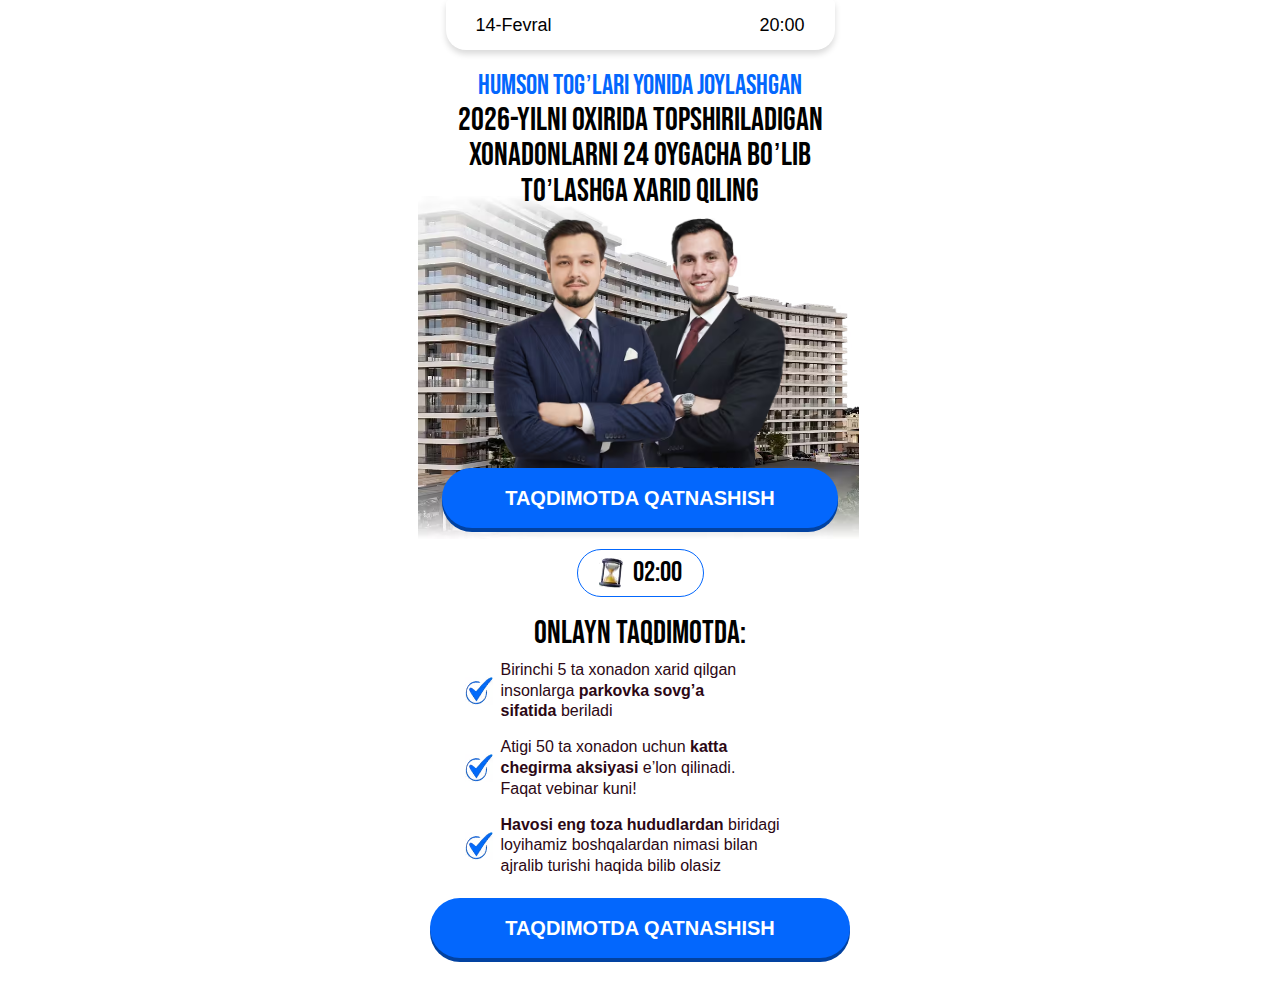
<file: index.html>
<!DOCTYPE html>
<html lang="uz">

<head>
    <meta charset="UTF-8">
    <meta name="viewport" content="width=device-width, initial-scale=1.0">
    <title>Shakhzod Qurilish</title>
    <style>
* {margin: 0;padding: 0;box-sizing: border-box;}html, body {overflow-x: hidden;}body {background-color: white;}.container {max-width: 440px;width: 100%;margin: 0 auto;padding: 0 10px;padding-top: 0;display: flex;flex-direction: column;align-items: center;font-family: sans-serif;}.header {width: 100%;background-color: white;box-shadow: 0px 4px 6.6px 0px #00000026;border-radius: 4px 4px 20px 20px;padding: 16px 30px;display: flex;align-items: center;justify-content: space-between;gap: 12px;margin-bottom: 17px;min-width: 313px;max-width: 389px;}.header__box {display: flex;align-items: center;gap: 8px;}.header__text {font-family: Inter, sans-serif;color: #000;font-weight: 500;font-size: 18px;line-height: 100%;text-wrap: nowrap;}.header__time {font-family: Inter, sans-serif;font-weight: 500;font-size: 18px;line-height: 100%;text-align: center;}.title {font-family: "Bebas Neue", sans-serif;font-weight: 400;font-size: clamp(26px, 8vw, 32px);line-height: 110%;text-align: center;text-transform: uppercase;position: relative;z-index: 2;margin-bottom: 7px;}.title span {font-size: clamp(23px, 7vw, 28px);color: #0367FD;}.center {position: relative;width: 100%;display: flex;align-items: center;justify-content: center;}.speaker-main {position: relative;width: 100%;padding: 0 12px;padding-top: 22px;margin-top: -20px;}.speaker-main_bg {position: absolute;z-index: 0;top: 0;left: -12px;width: 105%;height: 100%;}.expert__img {object-fit: contain;max-width: clamp(270px, 84vw, 297px);width: 100%;height: auto;margin: auto;display: block;margin-bottom: -4px;position: relative;z-index: 1;}.event__btn {cursor: pointer;width: 100%;text-decoration: none;display: flex;align-items: center;justify-content: center;border: none;background-color: transparent;position: relative;background-color: #0367FD;box-shadow: 0px 4px 0px 0px #0242A1;border-radius: 50px;padding: 20px 0;z-index: 20;font-family: Inter, sans-serif;color: white;font-weight: 700;font-size: clamp(18px, 5vw, 20px);line-height: 100%;text-align: center;text-transform: uppercase;}.timer__box {display: flex;align-items: center;gap: 10px;border: 1px solid #0367FD;margin-top: 10px;margin-bottom: 21px;border-radius: 33px;padding: 8px 21px;}.timer {font-family: "Bebas Neue", sans-serif;font-weight: 400;font-size: 28px;line-height: 100%;text-transform: uppercase;}
    </style>
    <link rel="stylesheet" href="./css/main.css" media="print" onload="this.media='all'" />
    <noscript>
        <link rel="stylesheet" href="./css/main.css" />
    </noscript>
</head>

<body>
    <div class="wrapper">
        <div class="container">
            <div class="header">
                <div class="header__box">
                    <p class="header__text">
                        14-Fevral
                    </p>
                </div>
                <p class="header__time">20:00</p>
            </div>

            <h1 class="title">
                <span>Humson tog’lari yonida joylashgan</span> <br> 2026-yilni oxirida topshiriladigan xonadonlarni 24
                oygacha bo’lib to’lashga xarid qiling
            </h1>
            <div class="speaker-main">
                <img src="./images/speaker.avif" alt="Speaker rasmi" class="expert__img minifyImg" decoding="async"
                    loading="lazy" width="297" height="296">

                <img src="./images/speaker-bg.avif" alt="Speaker bg" class="speaker-main_bg" decoding="async"
                    loading="lazy" width="387" height="342">
                    <button class="event__btn registerBtn" style="margin-bottom: 11px;">Taqdimotda qatnashish</button>
                </div>

            <div class="timer__box">
                <img src="./images/time.avif" loading="lazy" decoding="async" width="24" height="30" alt="time">
                <p class="timer" id="timer">02:00</p>
            </div>

            <h2 class="event__list__title">onlayn taqdimotda:</h2>
            <ul class="event__list">
                <li class="event__list__item">
                    <div class="event__list__item__number">
                        <img src="./images/check.avif" alt="check" width="28" height="28" decoding="async"
                            loading="lazy">
                    </div>
                    <p class="event__list__item__text">
                        Birinchi 5 ta xonadon xarid qilgan <br> insonlarga <span>parkovka sovg’a <br> sifatida</span>
                        beriladi
                    </p>
                </li>
                <li class="event__list__item">
                    <div class="event__list__item__number">
                        <img src="./images/check.avif" alt="check" width="28" height="28" decoding="async"
                            loading="lazy">
                    </div>
                    <p class="event__list__item__text">
                        Atigi 50 ta xonadon uchun <span>katta <br> chegirma aksiyasi</span> e’lon qilinadi. <br> Faqat
                        vebinar kuni!
                    </p>
                </li>
                <li class="event__list__item">
                    <div class="event__list__item__number">
                        <img src="./images/check.avif" alt="check" width="28" height="28" decoding="async"
                            loading="lazy">
                    </div>
                    <p class="event__list__item__text">
                        <span>Havosi eng toza hududlardan</span> biridagi loyihamiz boshqalardan nimasi bilan <br>
                        ajralib
                        turishi haqida bilib olasiz
                    </p>
                </li>
            </ul>

            <button class="event__btn registerBtn" style="margin-bottom: 30px;">Taqdimotda qatnashish</button>
        </div>
    </div>

    <!-- Modal -->
    <div id="registrationModal" class="homeModal" style="display: none">
        <div class="homeModalOverlay"></div>
        <div class="homeFormContainer">
            <button class="closeButton" id="closeModalBtn" aria-label="Modalni yopish" title="Yopish">
                <svg xmlns="http://www.w3.org/2000/svg" width="16" height="16" viewBox="0 0 12 12" fill="none">
                    <path d="M1 11L11 1M1 1.00001L11 11" stroke="currentColor" stroke-width="1.5"
                        stroke-linecap="round" />
                </svg>
            </button>
            <div class="homeFormTop">
                <h1 class="homeFormTopTitle">
                    Bepul qatnashish uchun ma'lumotlaringizni kiriting!
                </h1>
            </div>
            <form id="registrationForm" name="contact-form">

                <!-- TELEFON -->
                <div class="HomeFormRow">
                    <label class="HomeFormRowLabel" for="phone">Telefon raqamingiz:</label>

                    <div class="phone-input-container">
                        <!-- LEFT: country -->
                        <button type="button" class="selected-country" id="selectedCountry">
                            <span class="selected-flag" id="selectedCountryFlag">🇺🇿</span>

                            <svg id="dropdownIcon" xmlns="http://www.w3.org/2000/svg" width="16" height="16"
                                viewBox="0 0 24 24" fill="none" stroke="currentColor" stroke-width="2"
                                stroke-linecap="round" stroke-linejoin="round">
                                <polyline points="6 9 12 15 18 9"></polyline>
                            </svg>
                            <span class="selected-code" id="selectedCountryCodeText">+998</span>
                        </button>

                        <!-- dropdown -->
                        <div class="country-dropdown" id="countryDropdown" style="display:none"></div>

                        <!-- RIGHT: phone input (number span inside) -->
                        <div class="phone-field">
                            <input class="HomeFormRowInput phone-input" type="tel" id="phone" name="phone"
                                inputmode="numeric" placeholder="88 888 88 88" autocomplete="tel"
                                style="border: none; background-color: transparent;padding-left: 5px;" />
                        </div>
                    </div>

                    <p class="homeFormErrorText" id="phoneError" style="display:none">
                        ❌ Telefon raqam mos emas!
                    </p>
                </div>

                <button type="submit" class="HomeFormBtn" id="submitBtn">
                    DAVOM ETISH
                </button>
            </form>

        </div>
    </div>

    <script defer src="./js/phoneFormatter.js"></script>
    <script defer src="./js/app.js"></script>
</body>

</html>
</file>
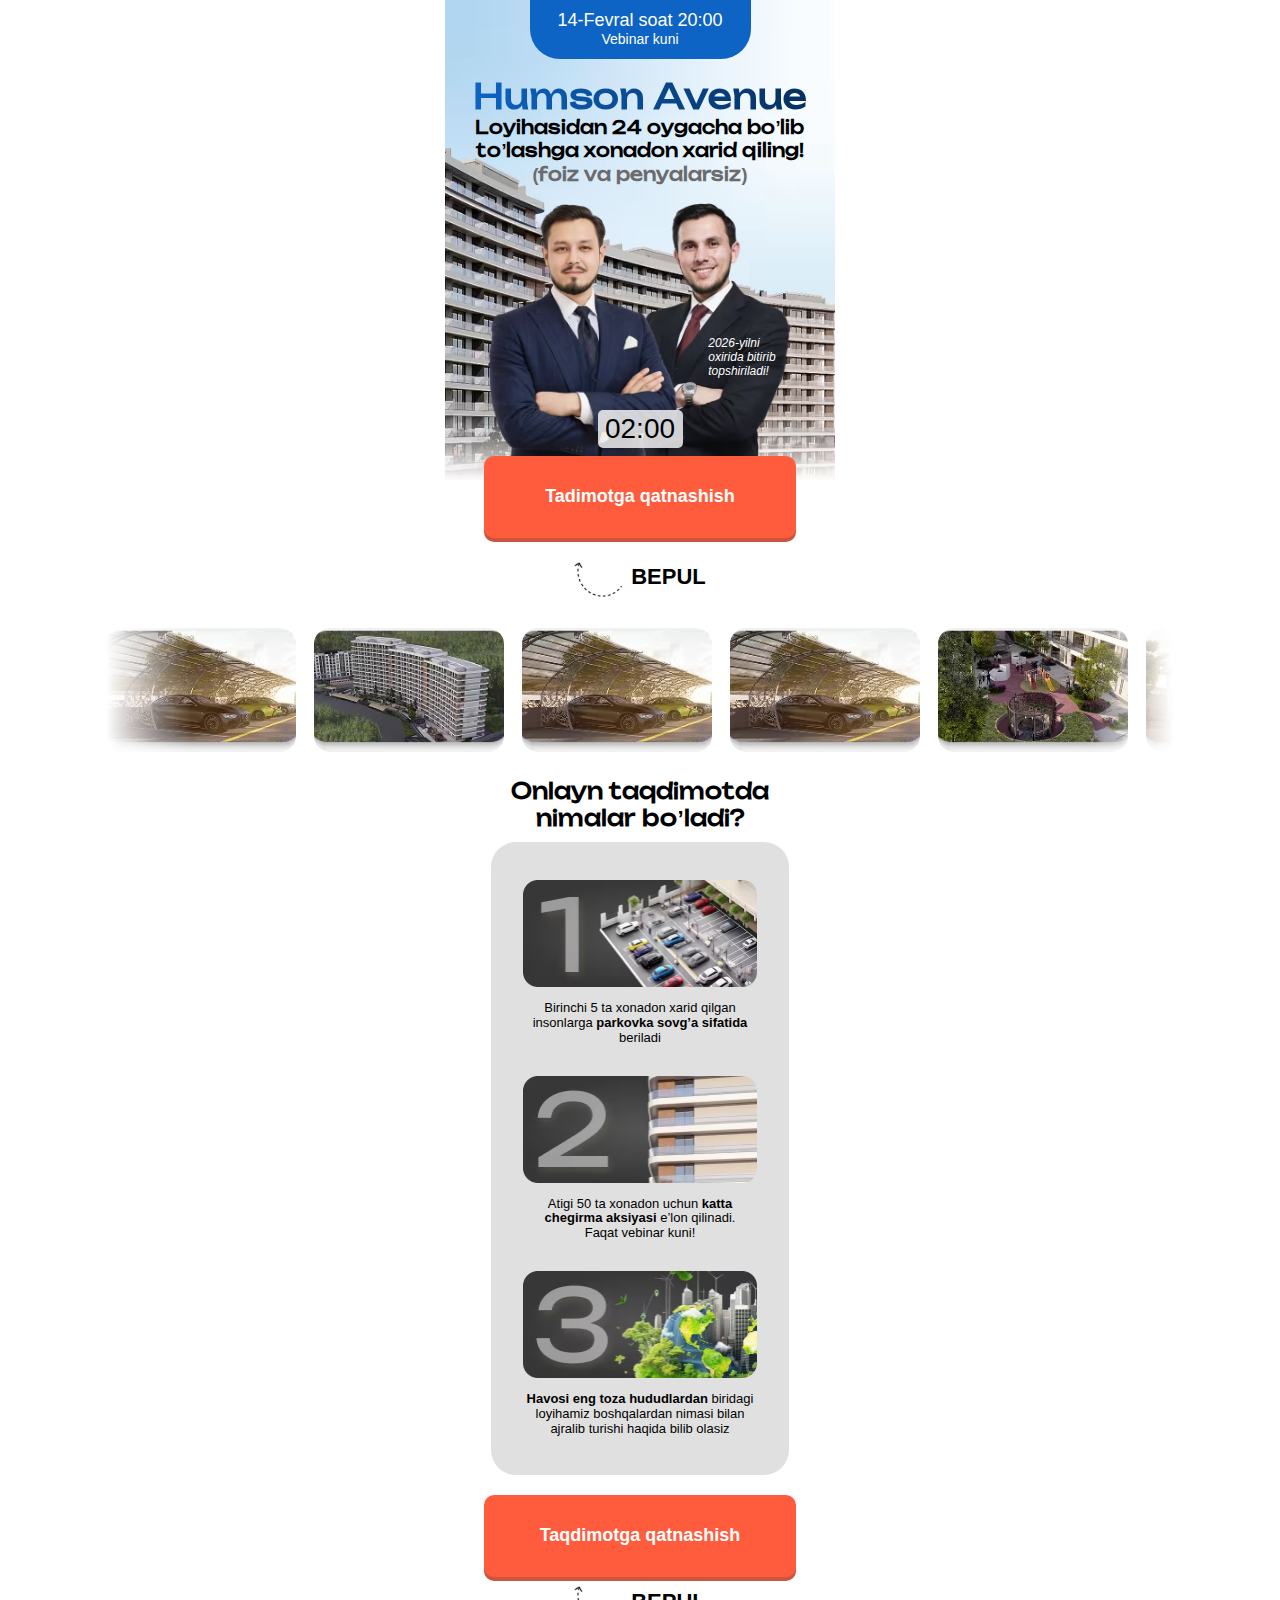
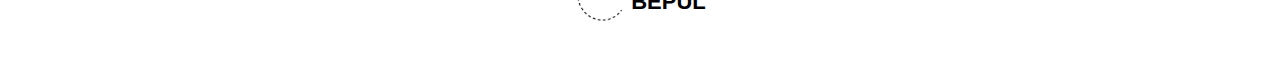
<file: a/index.html>
<!DOCTYPE html>
<html lang="uz">

<head>
    <meta charset="UTF-8" />
    <meta name="viewport" content="width=device-width, initial-scale=1.0" />
    <title>Shakhzod Qurilish</title>
    <style>
* {margin: 0;padding: 0;box-sizing: border-box;}body, html {overflow-x: hidden;}.page {background-color: white;padding-bottom: 48px;color: #fff;}.landing__container {max-width: 390px;width: 100%;display: flex;flex-direction: column;align-items: center;justify-content: center;margin: 0 auto;}.header {max-width: 221px;width: 100%;background-color: #0D64C4;color: white;display: flex;flex-direction: column;align-items: center;border-radius: 0 0 30px 30px;padding: 11px;margin-bottom: 18px;}.header__dates {font-family: Kuunari, sans-serif;font-weight: 500;font-size: 18px;line-height: 100%;text-align: center;margin-bottom: 3px;}.header__subtitle {font-family: sans-serif;font-weight: 400;font-size: 14px;line-height: 114.99999999999999%;text-align: center;}.timer__value {font-family: Kuunari, sans-serif;font-weight: 700;font-size: 30px;line-height: 21.7px;text-align: center;margin-bottom: 12px;}.landing__hero {width: 100%;position: relative;overflow-x: hidden;display: flex;flex-direction: column;align-items: center;padding: 0 10px;}.hero__title {font-family: "FindSans Pro", sans-serif;font-weight: 700;font-size: clamp(30px, 9.2vw, 34px);line-height: 114%;text-align: center;background: linear-gradient(90deg, #0D64C4 0%, #06305E 100%);background-clip: text;-webkit-background-clip: text;color: transparent;}.hero__title span {color: #FFDFA0;}.hero-desc {font-family: "FindSans Pro", sans-serif;font-weight: 700;font-size: clamp(14px, 5vw, 18px);color: #000;line-height: 130%;text-align: center;}.hero-desc span {color: #6B6B6B;}.hero__decor-bg {position: absolute;width: 100%;height: 100%;inset: 0;z-index: -2;}.hero__person-img {object-fit: contain;}.cta__button {background: #FF5C3E;box-shadow: 0px 4px 0px 0px #CB553F;padding: 30px 0;border: none;border-radius: 10px;width: 100%;display: flex;justify-content: center;cursor: pointer;text-decoration: none;position: relative;z-index: 20;margin-bottom: 15px;}.cta__button-text {font-family: FindSansPro, sans-serif;font-weight: 600;font-size: 18px;line-height: 21.7px;text-align: center;color: white;}.webinar-banner__arrow {display: flex;align-items: center;justify-content: center;gap: 7px;}.webinar-banner__arrow h3 {font-family: Montserrat, sans-serif;font-weight: 600;font-size: 22px;line-height: 120%;text-align: center;text-transform: uppercase;}.learn__title {font-family: "FindSans Pro", sans-serif;color: #000000;text-align: center;margin-bottom: 10px;}.learn__list {max-width: 298px;width: 100%;background-color: #E0E0E0;color: #000;border-radius: 25px;margin-bottom: 20px;padding: 38px 32px;display: flex;flex-direction: column;gap: 30px;}.learn__item, .learn__img {width: 100%;}.learn__text {font-family: sans-serif;font-weight: 400;font-size: 13px;line-height: 115%;text-align: center;margin-top: 10px;}.reviews {padding: 25px 0;}.reviews__container {width: min(1100px, 100%);margin: 0 auto;padding: 0 16px;}.reviews__cta {margin: 14px 0 0;font-size: clamp(14px, 2.8vw, 18px);font-weight: 700;}.marquee {overflow: hidden;position: relative;border-radius: 14px;-webkit-mask-image: linear-gradient(to right, transparent, #000 8%, #000 92%, transparent);mask-image: linear-gradient(to right, transparent, #000 8%, #000 92%, transparent);}.marquee__track {--gap: clamp(10px, 2vw, 18px);--duration: 55s;display: flex;gap: var(--gap);width: max-content;align-items: center;animation: marquee var(--duration) linear infinite;will-change: transform;transform: translate3d(0, 0, 0);}.marquee:hover .marquee__track {animation-play-state: paused;}.marquee__item {flex: 0 0 auto;width: clamp(190px, 22vw, 22px);height: 124px;border-radius: 16px;overflow: hidden;background: #f2f2f2;}.marquee__item img {width: 100%;height: 100%;object-fit: cover;display: block;}.expert-desc {font-family: sans-serif;position: absolute;z-index: 1;top: 70%;right: 12%;color: white;width: 100%;max-width: 80px;font-size: 12px;font-style: italic;}.timer__box {position: relative;z-index: 2;background-color: #FFFFFFCC;margin-top: -70px;border-radius: 5px;margin-bottom: 8px;margin-left: auto;margin-right: auto;padding: 5px;max-width: 85px;}.timer {font-family: "Bebas Neue", sans-serif;font-weight: 500;font-size: 28px;line-height: 100%;color: #000;text-align: center;text-transform: uppercase;}@keyframes marquee {from {transform: translate3d(0, 0, 0);}to {transform: translate3d(-50%, 0, 0);}}@media (prefers-reduced-motion: reduce) {.marquee__track {animation: none;}}
    </style>
    <link rel="stylesheet" href="./css/main.css" media="print" onload="this.media='all'" />
    <noscript>
        <link rel="stylesheet" href="./css/main.css" />
    </noscript>
</head>

<body class="page">
    <main class="landing">
        <div class="landing__container">
            <!-- Title -->
            <section class="landing__hero hero">
                <!-- Top badge -->
                <header class="landing__header header">
                    <div class="header__badge">
                        <div class="header__dates">14-Fevral soat 20:00</div>
                        <div class="header__subtitle">Vebinar kuni</div>
                    </div>
                </header>

                <h1 class="hero__title">
                    Humson Avenue
                </h1>

                <p class="hero-desc">
                    Loyihasidan 24 oygacha bo’lib <br> to’lashga xonadon xarid qiling! <br>
                    <span>
                        (foiz va penyalarsiz)
                    </span>
                </p>

                <img class="hero__person-img" src="/images/speaker.avif" alt="Spiker" width="305" height="294"
                    loading="lazy" decoding="async" />

                <img class="hero__decor-bg" src="./images/bg.avif" alt="bg" loading="lazy" decoding="async" />

                <p class="expert-desc">
                    2026-yilni oxirida bitirib topshiriladi!
                </p>
            </section>


            <div style="width: 100%; max-width: 312px;">
                <div class="timer__box">
                    <p class="timer" id="timer">02:00</p>
                </div>
                <!-- CTA -->
                <button class="cta__button registerBtn" role="button">
                    <span class="cta__button-text">Tadimotga qatnashish</span>
                </button>
                <div class="webinar-banner__arrow">
                    <img src="./images/arrow.avif" loading="lazy" decoding="async" width="50" height="50" alt="arrow">
                    <h3 style="color: #000;">BEPUL</h3>
                </div>
            </div>

            <section class="reviews">
                <div class="reviews__container">
                    <div class="marquee" aria-label="O‘quvchilar fikrlari skrinlari">
                        <div class="marquee__track">
                            <!-- 1-PART (original) -->
                            <div class="marquee__item"><img src="./images/reviews/1.avif" alt="Review 1" /></div>
                            <div class="marquee__item"><img src="./images/reviews/2.avif" alt="Review 2" /></div>
                            <div class="marquee__item"><img src="./images/reviews/1.avif" alt="Review 3" /></div>
                            <div class="marquee__item"><img src="./images/reviews/1.avif" alt="Review 4" /></div>
                            <div class="marquee__item"><img src="./images/reviews/4.avif" alt="Review 5" /></div>
                            <div class="marquee__item"><img src="./images/reviews/5.avif" alt="Review 6" /></div>

                            <!-- 2-PART (copy) - uzilmasligi uchun shart -->
                            <div class="marquee__item"><img src="./images/reviews/1.avif" alt="Review 1" /></div>
                            <div class="marquee__item"><img src="./images/reviews/2.avif" alt="Review 2" /></div>
                            <div class="marquee__item"><img src="./images/reviews/1.avif" alt="Review 3" /></div>
                            <div class="marquee__item"><img src="./images/reviews/1.avif" alt="Review 4" /></div>
                            <div class="marquee__item"><img src="./images/reviews/4.avif" alt="Review 5" /></div>
                            <div class="marquee__item"><img src="./images/reviews/5.avif" alt="Review 6" /></div>

                        </div>
                    </div>
                </div>
            </section>


            <!-- What you'll learn -->
            <h2 class="learn__title" style="font-size: clamp(16px, 7vw, 22px);">
                Onlayn taqdimotda <br> nimalar bo’ladi?
            </h2>

            <div class="learn__list">

                <article class="learn__item">
                    <img class="learn__img" src="./images/list1.avif" alt="Qarz va kreditlardan qutulish" width="235"
                        height="107" loading="lazy" decoding="async" />
                    <p class="learn__text">
                        Birinchi 5 ta xonadon xarid qilgan <br> insonlarga <b>parkovka sovg’a sifatida</b> beriladi
                    </p>
                </article>

                <article class="learn__item">
                    <img class="learn__img" src="./images/list2.avif" alt="Qo‘shimcha pul yig‘ish" width="235"
                        height="107" loading="lazy" decoding="async" />
                    <p class="learn__text">
                        Atigi 50 ta xonadon uchun <b>katta <br> chegirma aksiyasi</b> e’lon qilinadi. <br> Faqat vebinar
                        kuni!
                    </p>
                </article>

                <article class="learn__item">
                    <img class="learn__img" src="./images/list3.avif" alt="Daromadni oshirish" width="235" height="107"
                        loading="lazy" decoding="async" />
                    <p class="learn__text">
                        <b>Havosi eng toza hududlardan</b> biridagi <br> loyihamiz boshqalardan nimasi bilan <br>
                        ajralib turishi haqida
                        bilib olasiz
                    </p>
                </article>

            </div>

            <!-- Bottom CTA -->
            <button class="cta__button registerBtn" style="max-width: 312px; margin: 0px auto;" role="button">
                <span class="cta__button-text">Taqdimotga qatnashish</span>
            </button>

            <div class="webinar-banner__arrow">
                <img src="./images/arrow.avif" loading="lazy" decoding="async" width="50" height="50" alt="arrow">
                <h3 style="color: #000;">BEPUL</h3>
            </div>
        </div>
    </main>

    <!-- Modal -->
    <div id="registrationModal" class="homeModal" style="display: none">
        <div class="homeModalOverlay"></div>
        <div class="homeFormContainer">
            <button class="closeButton" id="closeModalBtn" aria-label="Modalni yopish" title="Yopish">
                <svg xmlns="http://www.w3.org/2000/svg" width="16" height="16" viewBox="0 0 12 12" fill="none">
                    <path d="M1 11L11 1M1 1.00001L11 11" stroke="currentColor" stroke-width="1.5"
                        stroke-linecap="round" />
                </svg>
            </button>
            <div class="homeFormTop">
                <h1 class="homeFormTopTitle">
                    Bepul qatnashish uchun ma'lumotlaringizni kiriting!
                </h1>
            </div>
            <form id="registrationForm" name="contact-form">

                <!-- TELEFON -->
                <div class="HomeFormRow">
                    <label class="HomeFormRowLabel" for="phone">Telefon raqamingiz:</label>

                    <div class="phone-input-container">
                        <!-- LEFT: country -->
                        <button type="button" class="selected-country" id="selectedCountry">
                            <span class="selected-flag" id="selectedCountryFlag">🇺🇿</span>

                            <svg id="dropdownIcon" xmlns="http://www.w3.org/2000/svg" width="16" height="16"
                                viewBox="0 0 24 24" fill="none" stroke="currentColor" stroke-width="2"
                                stroke-linecap="round" stroke-linejoin="round">
                                <polyline points="6 9 12 15 18 9"></polyline>
                            </svg>
                            <span class="selected-code" id="selectedCountryCodeText">+998</span>
                        </button>

                        <!-- dropdown -->
                        <div class="country-dropdown" id="countryDropdown" style="display:none"></div>

                        <!-- RIGHT: phone input (number span inside) -->
                        <div class="phone-field">
                            <input class="HomeFormRowInput phone-input" type="tel" id="phone" name="phone"
                                inputmode="numeric" placeholder="88 888 88 88" autocomplete="tel"
                                style="border: none; background-color: transparent;padding-left: 5px;" />
                        </div>
                    </div>

                    <p class="homeFormErrorText" id="phoneError" style="display:none">
                        ❌ Telefon raqam mos emas!
                    </p>
                </div>

                <button type="submit" class="HomeFormBtn" id="submitBtn">
                    DAVOM ETISH
                </button>
            </form>

        </div>
    </div>
    <script defer src="/js/phoneFormatter.js"></script>
    <script defer src="/js/app.js"></script>
</body>

</html>
</file>
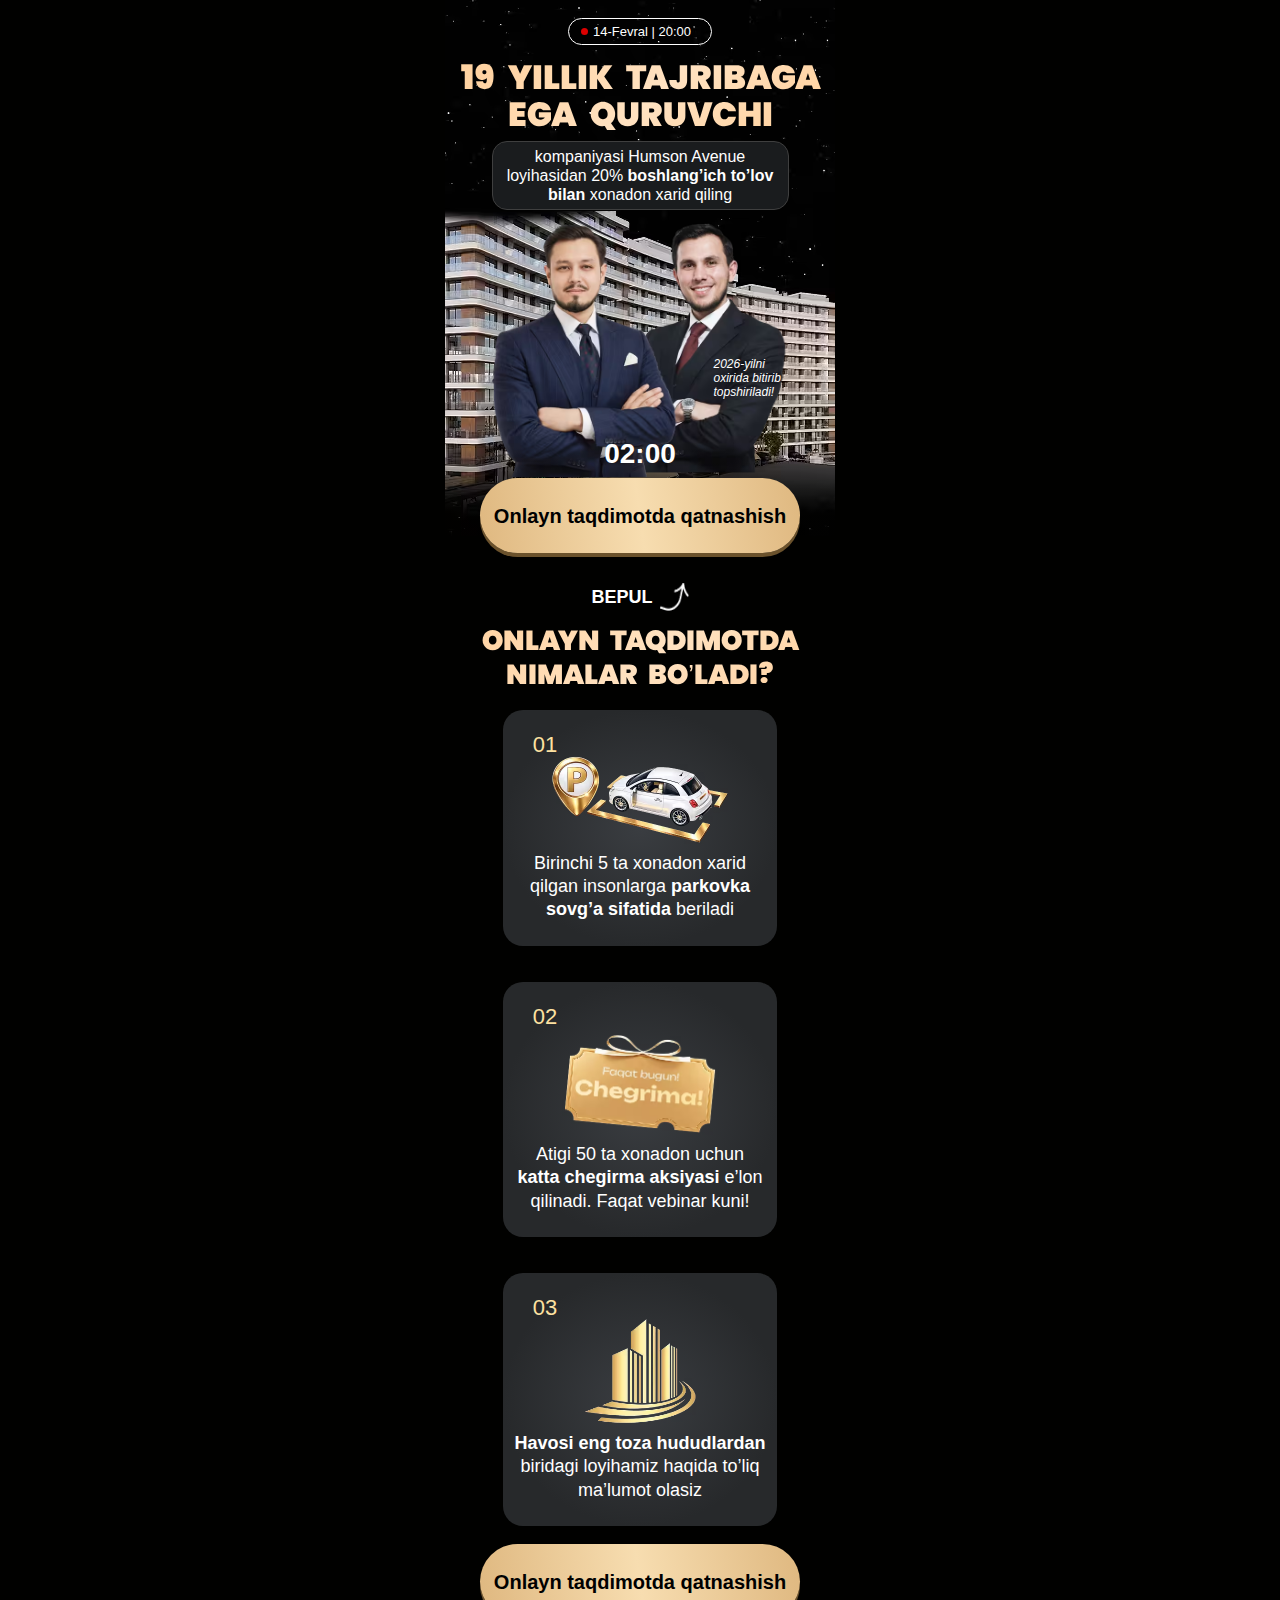
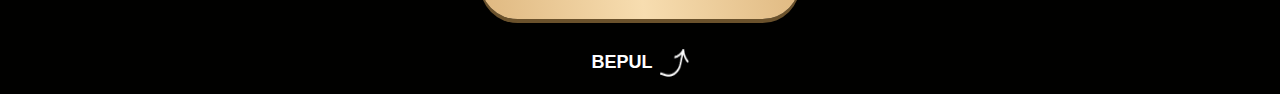
<file: b/index.html>
<!DOCTYPE html>
<html lang="uz">

<head>
    <meta charset="UTF-8">
    <meta name="viewport" content="width=device-width, initial-scale=1.0">
    <title>Shakhzod Qurilish</title>
    <style>
    * {margin: 0;padding: 0;box-sizing: border-box;}html, body {overflow-x: hidden;}body {background-color: #010100;}.container {max-width: 390px;width: 100%;margin: 0 auto;padding: 0 10px;padding-top: 0;display: flex;flex-direction: column;align-items: center;font-family: sans-serif;background-image: url(/images/bg.avif);background-repeat: no-repeat;background-position: top;margin-bottom: 15px;}.containers {max-width: 440px;width: 100%;margin: 0 auto;padding: 0 10px;padding-top: 0;display: flex;flex-direction: column;align-items: center;font-family: sans-serif;}.header {border: 1px solid var(--color-white-solid, #FFFFFF);border-radius: 50px;display: flex;align-items: center;gap: 5px;padding: 6px 12px;margin-top: 18px;margin-bottom: 16px;max-width: 144px;width: 100%;margin-left: auto;margin-right: auto;display: flex;}.header__dot {background-color: #DD0000;width: 7px;height: 7px;border-radius: 999px;}.header__text {font-family: Montserrat, sans-serif;font-weight: 500;font-size: 13px;line-height: 100%;color: white;}.title {font-family: "BAGOTA LOS", sans-serif;font-weight: 400;font-size: clamp(28px, 8.5vw, 34px);line-height: 110%;text-align: center;text-transform: uppercase;background: linear-gradient(136.83deg, #FFD3A2 8.22%, #FFE2C1 52.67%, #FFD3A2 89.54%);-webkit-background-clip: text;-webkit-text-fill-color: transparent;background-clip: text;color: transparent;margin-bottom: 5px;}.title span {color: #0367FD;}.gradient {background: linear-gradient(180deg, rgba(1, 1, 0, 0) 78.37%, #010100 100%);max-width: 490px;z-index: 24;width: 100%;height: 620px;position: absolute;top: -40px;}.subBox {background-color: #1A1C1E;border-radius: 15px;border: 1px solid #3F3F3F;max-width: 297px;width: 100%;text-align: center;margin-bottom: 13px;margin-left: auto;margin-right: auto;display: flex;align-items: center;padding: 5px 0;justify-content: center;}.subBox p {font-family: "HvDTrial Brandon Text", sans-serif;font-weight: 400;font-size: clamp(14px, 4vw, 16px);line-height: 120%;text-align: center;color: white;}.subBox span {font-weight: 700;}.webinar-banner__arrow {display: flex;align-items: center;justify-content: center;gap: 7px;position: relative;z-index: 30;}.webinar-banner__arrow h3 {font-family: Montserrat, sans-serif;font-weight: 600;font-size: 18px;line-height: 120%;text-align: center;text-transform: uppercase;color: #FFFFFF;}.center {position: relative;width: 100%;display: flex;align-items: center;justify-content: center;}.expert-wrap {position: relative;}.expert__img {position: relative;z-index: 0;object-fit: contain;max-width: clamp(270px, 84vw, 297px);width: 100%;height: auto;margin-bottom: -1px;position: relative;z-index: 1;}.expert-desc {position: absolute;z-index: 1;top: 52%;right: -5px;color: white;width: 100%;max-width: 80px;font-size: 12px;font-style: italic;}.event__btn {cursor: pointer;max-width: 320px;width: 100%;text-decoration: none;display: flex;align-items: center;justify-content: center;border: none;position: relative;background: linear-gradient(82.33deg, #DFB880 0%, #F7DDB0 50%, #DFB880 100%);box-shadow: 0px 4px 0px 0px #6B522C;border-radius: 50px;padding: 25px 0;z-index: 25;height: 75px;font-family: "HvDTrial Brandon Text", sans-serif;color: black;font-weight: 700;font-size: clamp(18px, 5vw, 20px);line-height: 100%;text-align: center;}.timer {font-family: "HvDTrial Brandon Text", sans-serif;font-weight: 700;font-size: 28px;line-height: 100%;text-align: center;color: white;margin-top: -40px;margin-bottom: 10px;position: relative;z-index: 25;}.event__list__item__text span {font-weight: 700;}@media (max-width:340px) {.subBox {max-width: 250px;}}
    </style>

    <link rel="stylesheet" href="./css/main.css" media="print" onload="this.media='all'" />
    <noscript>
        <link rel="stylesheet" href="./css/main.css" />
    </noscript>
</head>

<body>
    <div class="wrapper">
        <div class="container">
            <div class="header">
                <div class="header__dot"></div>
                <p class="header__text">
                    14-Fevral | 20:00
                </p>
            </div>

            <h1 class="title">
                19 yillik tajribaga ega quruvchi
            </h1>

            <div class="subBox">
                <p>
                    kompaniyasi Humson Avenue <br> loyihasidan 20% <span>boshlang’ich to’lov <br> bilan</span> xonadon xarid
                    qiling
                </p>
            </div>
            <div class="expert-wrap">
                <img src="/images/speaker.avif" alt="Speaker rasmi" class="expert__img minifyImg" decoding="async"
                    loading="lazy" width="297" height="296">
                <p class="expert-desc">
                    2026-yilni oxirida bitirib topshiriladi!
                </p>
            </div>

            <div class="gradient"></div>
            <p class="timer" id="timer">02:00</p>
            <button class="event__btn registerBtn" style="margin-bottom: 30px;">
                Onlayn taqdimotda qatnashish
            </button>
            <div class="webinar-banner__arrow">
                <h3>BEPUL</h3>
                <img src="/images/arrow.avif" loading="lazy" decoding="async" width="29" height="28" alt="arrow">
            </div>
        </div>


        <div class="containers">
            <h2 class="event__list__title">onlayn taqdimotda nimalar bo’ladi?</h2>
            <ul class="event__list">
                <li class="event__list__item">
                    <h3 class="event__list__item__number">01</h3>
                    <img src="./images/learn/1.avif" alt="event language" width="176" height="88" decoding="async"
                        loading="lazy">
                    <p class="event__list__item__text" style="padding: 0 20px;">
                        Birinchi 5 ta xonadon xarid qilgan insonlarga <span>parkovka sovg’a sifatida</span> beriladi
                    </p>
                </li>
                <li class="event__list__item">
                    <h3 class="event__list__item__number">02</h3>
                    <img src="./images/learn/2.avif" alt="event language" width="157" height="107" decoding="async"
                        loading="lazy">
                    <p class="event__list__item__text" style="padding: 0 10px;">
                        Atigi 50 ta xonadon uchun <span>katta chegirma aksiyasi</span> e’lon qilinadi. Faqat vebinar
                        kuni!
                    </p>
                </li>
                <li class="event__list__item">
                    <h3 class="event__list__item__number">03</h3>
                    <img src="./images/learn/3.avif" alt="event language" width="112" height="105" decoding="async"
                        loading="lazy">
                    <p class="event__list__item__text">
                       
                        <span>Havosi eng toza hududlardan</span> biridagi loyihamiz haqida to’liq ma’lumot olasiz
                    </p>
                </li>
            </ul>


            <button class="event__btn registerBtn" style="margin-bottom: 30px;">
                Onlayn taqdimotda qatnashish
            </button>
            <div class="webinar-banner__arrow" style="margin-bottom: 17px;">
                <h3>BEPUL</h3>
                <img src="/images/arrow.avif" loading="lazy" decoding="async" width="29" height="28" alt="arrow">
            </div>
        </div>

    </div>


    <!-- Modal -->
    <div id="registrationModal" class="homeModal" style="display: none">
        <div class="homeModalOverlay"></div>
        <div class="homeFormContainer">
            <button class="closeButton" id="closeModalBtn" aria-label="Modalni yopish" title="Yopish">
                <svg xmlns="http://www.w3.org/2000/svg" width="16" height="16" viewBox="0 0 12 12" fill="none">
                    <path d="M1 11L11 1M1 1.00001L11 11" stroke="currentColor" stroke-width="1.5"
                        stroke-linecap="round" />
                </svg>
            </button>
            <div class="homeFormTop">
                <h1 class="homeFormTopTitle">
                    Bepul qatnashish uchun ma'lumotlaringizni kiriting!
                </h1>
            </div>
            <form id="registrationForm" name="contact-form">

                <!-- TELEFON -->
                <div class="HomeFormRow">
                    <label class="HomeFormRowLabel" for="phone">Telefon raqamingiz:</label>

                    <div class="phone-input-container">
                        <!-- LEFT: country -->
                        <button type="button" class="selected-country" id="selectedCountry">
                            <span class="selected-flag" id="selectedCountryFlag">🇺🇿</span>

                            <svg id="dropdownIcon" xmlns="http://www.w3.org/2000/svg" width="16" height="16"
                                viewBox="0 0 24 24" fill="none" stroke="currentColor" stroke-width="2"
                                stroke-linecap="round" stroke-linejoin="round">
                                <polyline points="6 9 12 15 18 9"></polyline>
                            </svg>
                            <span class="selected-code" id="selectedCountryCodeText">+998</span>
                        </button>

                        <!-- dropdown -->
                        <div class="country-dropdown" id="countryDropdown" style="display:none"></div>

                        <!-- RIGHT: phone input (number span inside) -->
                        <div class="phone-field">
                            <input class="HomeFormRowInput phone-input" type="tel" id="phone" name="phone"
                                inputmode="numeric" placeholder="88 888 88 88" autocomplete="tel"
                                style="border: none; background-color: transparent;padding-left: 5px;" />
                        </div>
                    </div>

                    <p class="homeFormErrorText" id="phoneError" style="display:none">
                        ❌ Telefon raqam mos emas!
                    </p>
                </div>

                <button type="submit" class="HomeFormBtn" id="submitBtn">
                    DAVOM ETISH
                </button>
            </form>

        </div>
    </div>

    <script defer src="../js/phoneFormatter.js"></script>
    <script defer src="../js/app.js"></script>
</body>

</html>
</file>
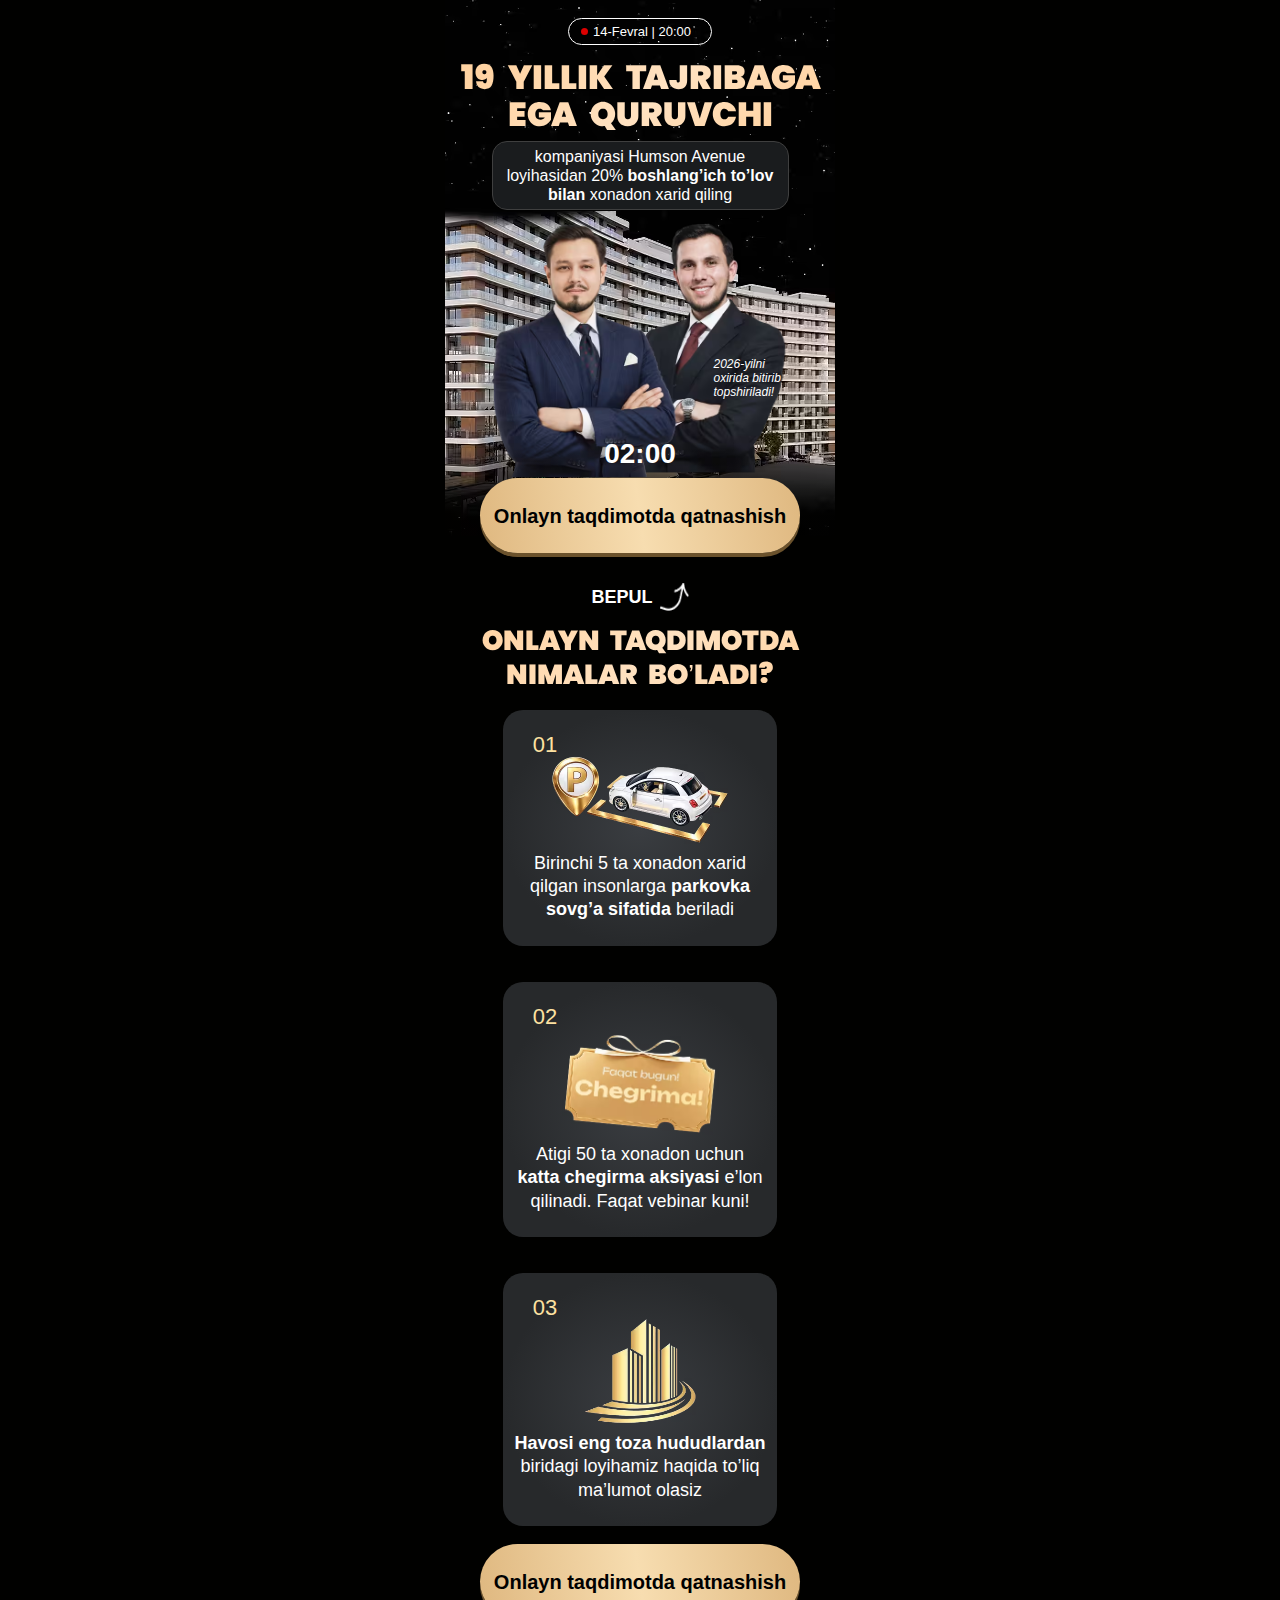
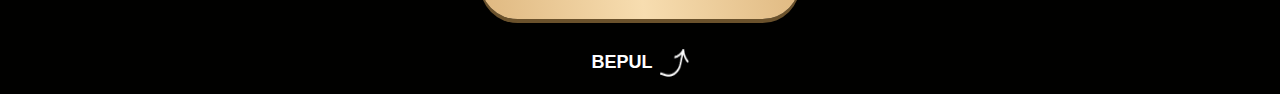
<file: e/index.html>
<!DOCTYPE html>
<html lang="uz">

<head>
    <meta charset="UTF-8">
    <meta name="viewport" content="width=device-width, initial-scale=1.0">
    <title>Shakhzod Qurilish</title>
    <style>
    * {margin: 0;padding: 0;box-sizing: border-box;}html, body {overflow-x: hidden;}body {background-color: #010100;}.container {max-width: 390px;width: 100%;margin: 0 auto;padding: 0 10px;padding-top: 0;display: flex;flex-direction: column;align-items: center;font-family: sans-serif;background-image: url(/images/bg.avif);background-repeat: no-repeat;background-position: top;margin-bottom: 15px;}.containers {max-width: 440px;width: 100%;margin: 0 auto;padding: 0 10px;padding-top: 0;display: flex;flex-direction: column;align-items: center;font-family: sans-serif;}.header {border: 1px solid var(--color-white-solid, #FFFFFF);border-radius: 50px;display: flex;align-items: center;gap: 5px;padding: 6px 12px;margin-top: 18px;margin-bottom: 16px;max-width: 144px;width: 100%;margin-left: auto;margin-right: auto;display: flex;}.header__dot {background-color: #DD0000;width: 7px;height: 7px;border-radius: 999px;}.header__text {font-family: Montserrat, sans-serif;font-weight: 500;font-size: 13px;line-height: 100%;color: white;}.title {font-family: "BAGOTA LOS", sans-serif;font-weight: 400;font-size: clamp(28px, 8.5vw, 34px);line-height: 110%;text-align: center;text-transform: uppercase;background: linear-gradient(136.83deg, #FFD3A2 8.22%, #FFE2C1 52.67%, #FFD3A2 89.54%);-webkit-background-clip: text;-webkit-text-fill-color: transparent;background-clip: text;color: transparent;margin-bottom: 5px;}.title span {color: #0367FD;}.gradient {background: linear-gradient(180deg, rgba(1, 1, 0, 0) 78.37%, #010100 100%);max-width: 490px;z-index: 24;width: 100%;height: 620px;position: absolute;top: -40px;}.subBox {background-color: #1A1C1E;border-radius: 15px;border: 1px solid #3F3F3F;max-width: 297px;width: 100%;text-align: center;margin-bottom: 13px;margin-left: auto;margin-right: auto;display: flex;align-items: center;padding: 5px 0;justify-content: center;}.subBox p {font-family: "HvDTrial Brandon Text", sans-serif;font-weight: 400;font-size: clamp(14px, 4vw, 16px);line-height: 120%;text-align: center;color: white;}.subBox span {font-weight: 700;}.webinar-banner__arrow {display: flex;align-items: center;justify-content: center;gap: 7px;position: relative;z-index: 30;}.webinar-banner__arrow h3 {font-family: Montserrat, sans-serif;font-weight: 600;font-size: 18px;line-height: 120%;text-align: center;text-transform: uppercase;color: #FFFFFF;}.center {position: relative;width: 100%;display: flex;align-items: center;justify-content: center;}.expert-wrap {position: relative;}.expert__img {position: relative;z-index: 0;object-fit: contain;max-width: clamp(270px, 84vw, 297px);width: 100%;height: auto;margin-bottom: -1px;position: relative;z-index: 1;}.expert-desc {position: absolute;z-index: 1;top: 52%;right: -5px;color: white;width: 100%;max-width: 80px;font-size: 12px;font-style: italic;}.event__btn {cursor: pointer;max-width: 320px;width: 100%;text-decoration: none;display: flex;align-items: center;justify-content: center;border: none;position: relative;background: linear-gradient(82.33deg, #DFB880 0%, #F7DDB0 50%, #DFB880 100%);box-shadow: 0px 4px 0px 0px #6B522C;border-radius: 50px;padding: 25px 0;z-index: 25;height: 75px;font-family: "HvDTrial Brandon Text", sans-serif;color: black;font-weight: 700;font-size: clamp(18px, 5vw, 20px);line-height: 100%;text-align: center;}.timer {font-family: "HvDTrial Brandon Text", sans-serif;font-weight: 700;font-size: 28px;line-height: 100%;text-align: center;color: white;margin-top: -40px;margin-bottom: 10px;position: relative;z-index: 25;}.event__list__item__text span {font-weight: 700;}@media (max-width:340px) {.subBox {max-width: 250px;}}
    </style>

    <link rel="stylesheet" href="./css/main.css" media="print" onload="this.media='all'" />
    <noscript>
        <link rel="stylesheet" href="./css/main.css" />
    </noscript>
</head>

<body>
    <div class="wrapper">
        <div class="container">
            <div class="header">
                <div class="header__dot"></div>
                <p class="header__text">
                    14-Fevral | 20:00
                </p>
            </div>

            <h1 class="title">
                19 yillik tajribaga ega quruvchi
            </h1>

            <div class="subBox">
                <p>
                    kompaniyasi Humson Avenue <br> loyihasidan 20% <span>boshlang’ich to’lov <br> bilan</span> xonadon xarid
                    qiling
                </p>
            </div>
            <div class="expert-wrap">
                <img src="/images/speaker.avif" alt="Speaker rasmi" class="expert__img minifyImg" decoding="async"
                    loading="lazy" width="297" height="296">
                <p class="expert-desc">
                    2026-yilni oxirida bitirib topshiriladi!
                </p>
            </div>

            <div class="gradient"></div>
            <p class="timer" id="timer">02:00</p>
            <button class="event__btn registerBtn" style="margin-bottom: 30px;">
                Onlayn taqdimotda qatnashish
            </button>
            <div class="webinar-banner__arrow">
                <h3>BEPUL</h3>
                <img src="/images/arrow.avif" loading="lazy" decoding="async" width="29" height="28" alt="arrow">
            </div>
        </div>


        <div class="containers">
            <h2 class="event__list__title">onlayn taqdimotda nimalar bo’ladi?</h2>
            <ul class="event__list">
                <li class="event__list__item">
                    <h3 class="event__list__item__number">01</h3>
                    <img src="./images/learn/1.avif" alt="event language" width="176" height="88" decoding="async"
                        loading="lazy">
                    <p class="event__list__item__text" style="padding: 0 20px;">
                        Birinchi 5 ta xonadon xarid qilgan insonlarga <span>parkovka sovg’a sifatida</span> beriladi
                    </p>
                </li>
                <li class="event__list__item">
                    <h3 class="event__list__item__number">02</h3>
                    <img src="./images/learn/2.avif" alt="event language" width="157" height="107" decoding="async"
                        loading="lazy">
                    <p class="event__list__item__text" style="padding: 0 10px;">
                        Atigi 50 ta xonadon uchun <span>katta chegirma aksiyasi</span> e’lon qilinadi. Faqat vebinar
                        kuni!
                    </p>
                </li>
                <li class="event__list__item">
                    <h3 class="event__list__item__number">03</h3>
                    <img src="./images/learn/3.avif" alt="event language" width="112" height="105" decoding="async"
                        loading="lazy">
                    <p class="event__list__item__text">
                       
                        <span>Havosi eng toza hududlardan</span> biridagi loyihamiz haqida to’liq ma’lumot olasiz
                    </p>
                </li>
            </ul>


            <button class="event__btn registerBtn" style="margin-bottom: 30px;">
                Onlayn taqdimotda qatnashish
            </button>
            <div class="webinar-banner__arrow" style="margin-bottom: 17px;">
                <h3>BEPUL</h3>
                <img src="/images/arrow.avif" loading="lazy" decoding="async" width="29" height="28" alt="arrow">
            </div>
        </div>

    </div>


    <!-- Modal -->
    <div id="registrationModal" class="homeModal" style="display: none">
        <div class="homeModalOverlay"></div>
        <div class="homeFormContainer">
            <button class="closeButton" id="closeModalBtn" aria-label="Modalni yopish" title="Yopish">
                <svg xmlns="http://www.w3.org/2000/svg" width="16" height="16" viewBox="0 0 12 12" fill="none">
                    <path d="M1 11L11 1M1 1.00001L11 11" stroke="currentColor" stroke-width="1.5"
                        stroke-linecap="round" />
                </svg>
            </button>
            <div class="homeFormTop">
                <h1 class="homeFormTopTitle">
                    Bepul qatnashish uchun ma'lumotlaringizni kiriting!
                </h1>
            </div>
            <form id="registrationForm" name="contact-form">

                <!-- TELEFON -->
                <div class="HomeFormRow">
                    <label class="HomeFormRowLabel" for="phone">Telefon raqamingiz:</label>

                    <div class="phone-input-container">
                        <!-- LEFT: country -->
                        <button type="button" class="selected-country" id="selectedCountry">
                            <span class="selected-flag" id="selectedCountryFlag">🇺🇿</span>

                            <svg id="dropdownIcon" xmlns="http://www.w3.org/2000/svg" width="16" height="16"
                                viewBox="0 0 24 24" fill="none" stroke="currentColor" stroke-width="2"
                                stroke-linecap="round" stroke-linejoin="round">
                                <polyline points="6 9 12 15 18 9"></polyline>
                            </svg>
                            <span class="selected-code" id="selectedCountryCodeText">+998</span>
                        </button>

                        <!-- dropdown -->
                        <div class="country-dropdown" id="countryDropdown" style="display:none"></div>

                        <!-- RIGHT: phone input (number span inside) -->
                        <div class="phone-field">
                            <input class="HomeFormRowInput phone-input" type="tel" id="phone" name="phone"
                                inputmode="numeric" placeholder="88 888 88 88" autocomplete="tel"
                                style="border: none; background-color: transparent;padding-left: 5px;" />
                        </div>
                    </div>

                    <p class="homeFormErrorText" id="phoneError" style="display:none">
                        ❌ Telefon raqam mos emas!
                    </p>
                </div>

                <button type="submit" class="HomeFormBtn" id="submitBtn">
                    DAVOM ETISH
                </button>
            </form>

        </div>
    </div>

    <script defer src="../js/phoneFormatter.js"></script>
    <script defer src="../js/app.js"></script>
</body>

</html>
</file>
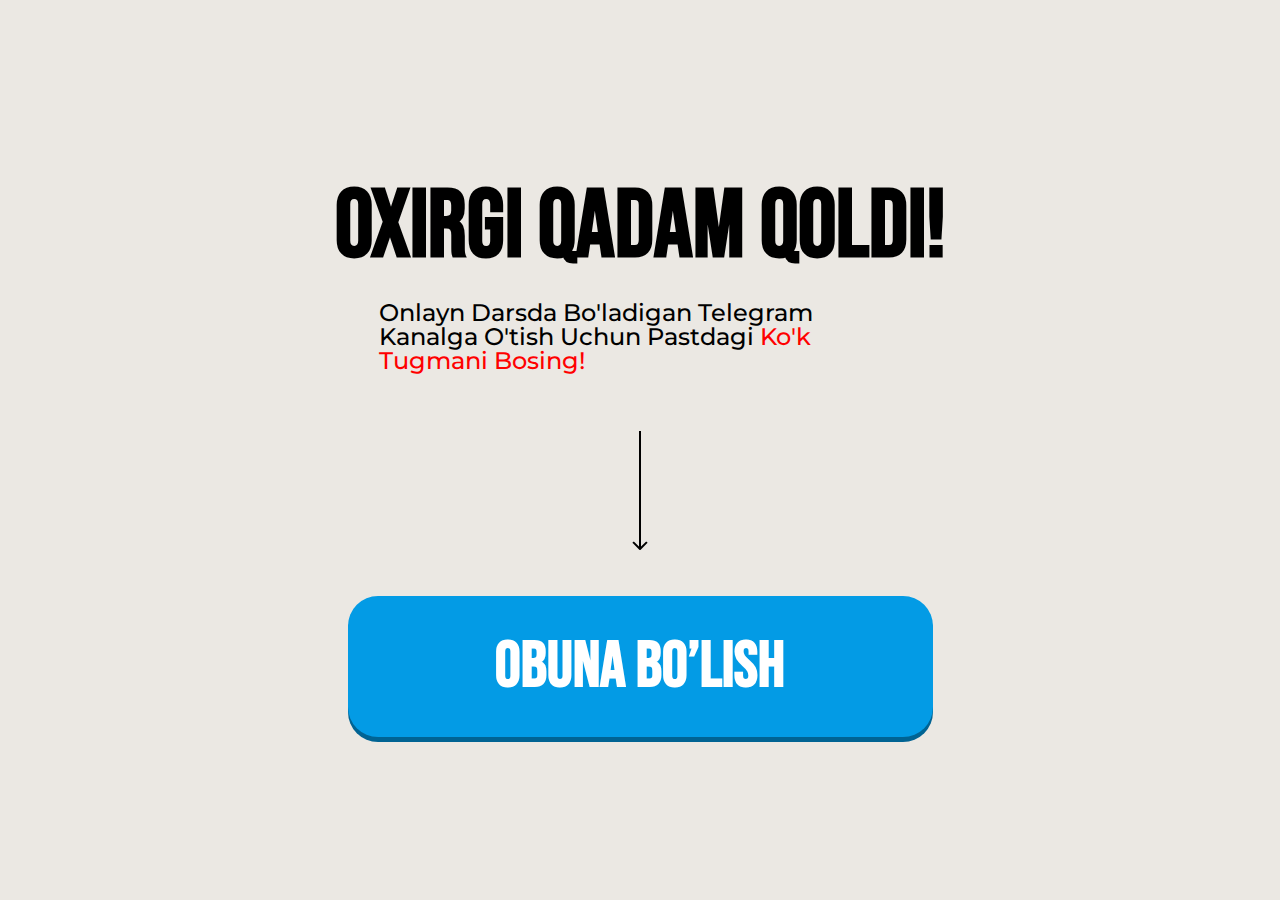
<file: thankYou.html>
<!DOCTYPE html>
<html lang="uz">
<head>
  <meta charset="UTF-8" />
  <meta name="viewport" content="width=device-width, initial-scale=1.0" />
  <title>Obuna Bo'lish</title>
  <style>* {margin: 0;padding: 0;box-sizing: border-box;}.header {padding-top: 0px;padding-bottom: 0px;background-color: #ebe8e3;min-height: 100vh;padding-top: 180px;}.header-container {margin-left: auto;margin-right: auto;max-width: 671px;width: 100%;display: flex;background-repeat: no-repeat;padding-left: 20px;padding-right: 20px;}.hero-left {max-width: 903px;width: 100%;display: flex;flex-direction: column;align-items: center;}.hero-title {font-family: "Bebas Neue", sans-serif;font-weight: 700;font-size: 96px;line-height: 100%;letter-spacing: 0%;text-align: center;margin-bottom: 25px;text-transform: uppercase;max-width: 622px;}.hero-text {font-family: "Montserrat", sans-serif;font-weight: 500;font-size: 24px;line-height: 100%;letter-spacing: 0%;margin-bottom: 58px;max-width: 522px;}.hero-text>span {color: #ff0000;}.hero-btn-box {max-width: 585px;width: 100%;}.hero-img {text-align: center;align-items: center;justify-content: center;margin-bottom: 46px;display: flex;margin-left: auto;margin-right: auto;}.hero-btn {display: flex;align-items: center;justify-content: center;font-family: "Bebas Neue", sans-serif;font-weight: 700;font-size: 64px;line-height: 100%;text-align: center;padding: 39px 0px 38px 0px;background-color: #039BE5; box-shadow: 0px 5px 0px 0px #006393;color: white;border-radius: 30px;max-width: 585px;width: 100%;border: none;text-transform: uppercase;margin-bottom: 42px;text-decoration: none;max-height: 142px;}.hero-box {padding: 0 35px 0 20px;border-radius: 10px;border: 1px solid #bcbcbc;background-color: #fff;max-width: 585px;width: 100%;display: flex;align-items: center;gap: 12px;}.hero-box-text {font-family: "Montserrat", sans-serif;font-weight: 600;font-size: 16px;line-height: 100%;letter-spacing: 0%;}.img {display: none;}.hero-box-img {width: 70px;min-height: 70px;}@media (max-width: 500px) {.header {padding-top: 30%;padding-bottom: 0px;background-image: none;}.hero-left {display: block;}.header-container {margin-left: auto;margin-right: auto;text-align: center;padding-left: 10px;padding-right: 10px;}.hero-title {font-weight: 700;font-size: 40px;line-height: 100%;letter-spacing: 0%;text-align: center;margin-bottom: 5px;}.hero-text {font-weight: 500;font-size: 14px;line-height: 100%;letter-spacing: 0%;margin-bottom: 28px;max-width: 355px;width: 100%;margin-left: auto;margin-right: auto;}.hero-img {margin-bottom: 24px;height: 69px;}.hero-btn {font-weight: 700;font-size: 32px;line-height: 100%;letter-spacing: 0%;text-align: center;padding: 23px 0px 20px 0px;border-radius: 30px;max-width: 345px;width: 100%;margin-left: auto;margin-right: auto;margin-bottom: 25px;}.hero-box {padding: 5px 10px 10px 9px;border-radius: 10px;text-align: left;max-width: 372px;margin-left: auto;margin-right: auto;}.hero-box-img {max-width: 41px;width: 41px;min-width: 41px;height: auto;object-fit: contain;min-height: 40px;}.hero-box-text {font-weight: 600;font-size: 11px;line-height: 130%;letter-spacing: 0%;padding-top: 3px;padding-bottom: 2px;}.img {display: flex;max-width: 632px;width: 100%;margin-left: auto;margin-right: auto;width: 100%;object-fit: cover;height: auto;}}.footer {padding-top: 25px;padding-bottom: 25px;background-color: black;}.footer__container {display: flex;align-items: center;justify-content: center;}.footer__link {color: white;font-size: 16px;font-weight: 400;font-family: sans-serif;text-decoration: none;b {font-weight: 700;text-decoration: underline;}}</style>
  <link rel="preload" href="https://fonts.googleapis.com/css2?family=Bebas+Neue" as="style" />
  <link rel="preload" href="https://fonts.googleapis.com/css2?family=Montserrat:wght@500;600;700" as="style" />
  <link href="https://fonts.googleapis.com/css2?family=Bebas+Neue&family=Montserrat:wght@500;600;700&display=swap"
    rel="stylesheet" />
</head>

<body>
  <main>
  <section class="header">
    <div class="header-container">
      <div class="hero-left">
        <h2 class="hero-title">oxirgi qadam qoldi!</h2>
        <p class="hero-text">
         Onlayn Darsda Bo'ladigan Telegram Kanalga O'tish Uchun Pastdagi <span>Ko'k Tugmani Bosing!</span>
        </p>
        <div class="hero-btn-box">
          <img class="hero-img" src="./images/strelka.svg" alt="Arrow icon" />
          <a href="https://t.me/AsosIt" class="hero-btn thankYouBtn">obuna bo’lish</a>
        </div>
      </div>
    </div>
  </section>
</main>
  <script defer src="./js/thankYou.js"></script>
</body>

</html>
</file>
<file: css/main.css>
@font-face {font-family: "Bebas Neue";src: url("../font/BebasNeue-Regular.subset.woff2") format("woff2");font-weight: 400;font-display: swap;}html, body {overflow-x: hidden;}.event__list__title {font-family: "Bebas Neue", sans-serif;font-weight: 400;font-size: 32px;line-height: 100%;text-align: center;text-transform: uppercase;color: black;margin-bottom: 10px;}.event__list {max-width: 351px;display: grid;grid-template: 1fr;gap: 15px;list-style: none;margin-bottom: 21px;}.event__list__item {display: flex;align-items: center;gap: 8px;overflow: hidden;}.event__list__item__number {display: flex;align-items: center;justify-content: center;flex-shrink: 0;}.event__list__item__text {font-weight: 400;font-family: Montserrat, sans-serif;font-size: clamp(13.5px, 4vw, 16px);line-height: 130%;color: #2C0815;}.event__list__item__text span {font-weight: 600;}.homeModal, .homeModalOverlay {position: fixed;top: 0;height: 100vh;width: 100%;left: 0;}.homeModal {z-index: 30;justify-content: center;align-items: center;display: flex;}.homeModalOverlay {background-color: rgba(0, 0, 0, 0.3);backdrop-filter: blur(5px);}.homeFormContainer {position: relative;z-index: 30;background-color: #fff;color: #000;border-radius: 8px;padding: 20px 40px 40px;width: 100%;max-width: 520px;box-shadow: 0 4px 12px rgba(0, 0, 0, 0.1);margin: 0 20px;position: fixed;top: 50%;left: 50%;transform: translate(-50%, -50%);}.homeFormTop {display: flex;justify-content: space-between;}.homeFormTopTitle {font-family: Inter, sans-serif;font-size: clamp(21px, 6.6vw, 24px);margin: 0 0 20px;color: #000;font-weight: 600;text-align: center;margin-left: auto;margin-right: auto;}.closeButton {background: 0 0;border: none;cursor: pointer;padding: 4px;justify-content: center;align-items: center;display: flex;position: absolute;top: 20px;right: 20px;color: #000;}.homeFormErrorText {color: #e53e3e;margin-bottom: 12px;font-size: 14px;font-family: system-ui, -apple-system, BlinkMacSystemFont, "Segoe UI", sans-serif;padding-top: 5px;padding-bottom: 5px;}.HomeFormRowInput, .HomeFormRowLabel {font-family: system-ui, -apple-system, BlinkMacSystemFont, "Segoe UI", sans-serif;font-size: 18px;}.HomeFormRow {margin-bottom: 20px;}.HomeFormRowLabel {display: block;margin-bottom: 6px;color: #000;}.HomeFormRowInput {width: 100%;padding: 10px 16px;border: 1px solid #c9c9c9;min-height: 48px;background-color: #f3f7f8;border-radius: 6px;font-weight: 400;outline: 0;height: 50px;transition: border-color 0.2s;}.HomeFormRowInput:focus {border-color: #0367FD;}.HomeFormRowInput::placeholder {color: #aaa;}.HomeFormBtn {font-family: sans-serif;height: 60px;width: 100%;cursor: pointer;border-radius: 10px;transition: 0.3s;background-color: #0367FD;font-weight: 700;font-size: 28px;color: white;text-transform: uppercase;border: none;position: relative;display: flex;align-items: center;justify-content: center;}.phone-input-container {display: flex;align-items: center;position: relative;border: 1px solid #c9c9c9;background-color: transparent;border-radius: 6px;}.phone-input-container:focus {border-color: #0367FD;}.selected-code {display: flex;margin-left: 10px;}.country-selector {position: relative;margin-right: 10px;}.selected-country {display: flex;align-items: center;padding: 10px;padding-right: 0;border-radius: 6px;cursor: pointer;min-height: 50px;font-family: sans-serif !important;font-size: 18px;font-weight: 400 !important;min-width: max-content;border: none;background-color: transparent;}.country-dropdown {position: absolute;top: 110%;left: 0;width: 100%;background-color: #fff;border: 1px solid #c9c9c9;border-radius: 6px;box-shadow: 0 4px 12px rgba(0, 0, 0, 0.1);z-index: 40;max-height: 200px;overflow-y: auto;font-family: sans-serif !important;font-weight: 400 !important;}.country-option {display: flex;justify-content: space-between;align-items: center;padding: 10px;cursor: pointer;font-family: sans-serif;font-weight: 400 !important;}.country-option:hover {background-color: #f3f7f8;}.country-option.selected {background-color: #e6f0fa;}@media screen and (max-width: 768px) {.homeFormContainer {max-width: 100%;padding: 80px 20px 20px;margin: 0;border-radius: 6px;height: 100vh;}.homeFormTopTitle {text-align: center;max-width: 408px;margin-left: auto;margin-right: auto;font-weight: 700;margin-bottom: 15px;}.homeFormTop {flex-direction: column;align-items: flex-start;}.closeButton {width: 100%;height: 50px;background-color: #000;color: #fff;padding-right: 20px;top: 0;left: 0;justify-content: end;}.homeFormErrorText {font-size: 12px;margin-bottom: 8px;}.HomeFormRowLabel {margin-bottom: 6px;}.HomeFormRowInput {padding: 0 12px;min-height: 40px;background-color: transparent;}.HomeFormRowInput::placeholder {color: #a3a3a3;}.HomeFormBtn {font-size: 18px;font-weight: 700;margin-top: 24px;}}@media screen and (max-width: 480px) {.homeFormContainer {max-width: 100%;padding: 80px 20px 20px;margin: 0;border-radius: 6px;height: 100vh;}.homeFormTopTitle {text-align: center;margin: 0 auto 15px;}.homeFormErrorText {font-size: 12px;margin-bottom: 8px;}.HomeFormRowLabel {margin-bottom: 6px;}.HomeFormRowInput {padding: 0 12px;min-height: 40px;background-color: transparent;border-radius: 10px;}.HomeFormRowInput::placeholder {color: #a3a3a3;}.HomeFormBtn {font-size: 16px;padding: 10px 0;margin-top: 24px;height: 50px;}}
</file>
<file: a/css/main.css>
@font-face {font-family: "FindSans Pro";src: url(/a/fonts/FindSansPro-Regular-subset-AZa-z09-symbols.ttf);font-display: swap;}.homeModal, .homeModalOverlay {position: fixed;top: 0;height: 100vh;width: 100%;left: 0;}.homeModal {z-index: 30;justify-content: center;align-items: center;display: flex;}.homeModalOverlay {background-color: rgba(0, 0, 0, 0.3);backdrop-filter: blur(5px);}.homeFormContainer {position: relative;z-index: 30;background-color: #fff;color: #000;border-radius: 8px;padding: 20px 40px 40px;width: 100%;max-width: 520px;box-shadow: 0 4px 12px rgba(0, 0, 0, 0.1);margin: 0 20px;position: fixed;top: 50%;left: 50%;transform: translate(-50%, -50%);}.homeFormTop {display: flex;justify-content: space-between;}.homeFormTopTitle {font-family: Inter, sans-serif;font-size: clamp(21px, 6.6vw, 24px);margin: 0 0 20px;color: #000;font-weight: 600;text-align: center;margin-left: auto;margin-right: auto;}.closeButton {background: 0 0;border: none;cursor: pointer;padding: 4px;justify-content: center;align-items: center;display: flex;position: absolute;top: 20px;right: 20px;color: #000;}.homeFormErrorText {color: #e53e3e;margin-bottom: 12px;font-size: 14px;font-family: system-ui, -apple-system, BlinkMacSystemFont, "Segoe UI", sans-serif;padding-top: 5px;padding-bottom: 5px;}.HomeFormRowInput, .HomeFormRowLabel {font-family: system-ui, -apple-system, BlinkMacSystemFont, "Segoe UI", sans-serif;font-size: 18px;}.HomeFormRow {margin-bottom: 20px;}.HomeFormRowLabel {display: block;margin-bottom: 6px;color: #000;}.HomeFormRowInput {width: 100%;padding: 10px 16px;border: 1px solid #c9c9c9;min-height: 48px;background-color: #f3f7f8;border-radius: 6px;font-weight: 400;outline: 0;height: 50px;transition: border-color 0.2s;}.HomeFormRowInput:focus {border-color: #FF5C3E;}.HomeFormRowInput::placeholder {color: #aaa;}.HomeFormBtn {font-family: sans-serif;height: 60px;width: 100%;cursor: pointer;border-radius: 10px;background-color: #FF5C3E;transition: 0.3s;font-weight: 700;font-size: 28px;color: white;text-transform: uppercase;border: none;position: relative;display: flex;align-items: center;justify-content: center;}.phone-input-container {display: flex;align-items: center;position: relative;border: 1px solid #c9c9c9;background-color: transparent;border-radius: 6px;}.phone-input-container:focus {border-color: #e71f1f;}.selected-code {display: flex;margin-left: 10px;}.country-selector {position: relative;margin-right: 10px;}.selected-country {display: flex;align-items: center;padding: 10px;padding-right: 0;border-radius: 6px;cursor: pointer;min-height: 50px;font-family: sans-serif !important;font-size: 18px;font-weight: 400 !important;min-width: max-content;border: none;background-color: transparent;}.country-dropdown {position: absolute;top: 110%;left: 0;width: 100%;background-color: #fff;border: 1px solid #c9c9c9;border-radius: 6px;box-shadow: 0 4px 12px rgba(0, 0, 0, 0.1);z-index: 40;max-height: 200px;overflow-y: auto;font-family: sans-serif !important;font-weight: 400 !important;}.country-option {display: flex;justify-content: space-between;align-items: center;padding: 10px;cursor: pointer;font-family: sans-serif;font-weight: 400 !important;}.country-option:hover {background-color: #f3f7f8;}.country-option.selected {background-color: #e6f0fa;}@media screen and (max-width: 768px) {.homeFormContainer {max-width: 100%;padding: 80px 20px 20px;margin: 0;border-radius: 6px;height: 100vh;}.homeFormTopTitle {text-align: center;max-width: 408px;margin-left: auto;margin-right: auto;font-weight: 700;margin-bottom: 15px;}.homeFormTop {flex-direction: column;align-items: flex-start;}.closeButton {width: 100%;height: 50px;background-color: #000;color: #fff;padding-right: 20px;top: 0;left: 0;justify-content: end;}.homeFormErrorText {font-size: 12px;margin-bottom: 8px;}.HomeFormRowLabel {margin-bottom: 6px;}.HomeFormRowInput {padding: 0 12px;min-height: 40px;background-color: transparent;}.HomeFormRowInput::placeholder {color: #a3a3a3;}.HomeFormBtn {font-size: 18px;font-weight: 700;margin-top: 24px;}}@media screen and (max-width: 480px) {.homeFormContainer {max-width: 100%;padding: 80px 20px 20px;margin: 0;border-radius: 6px;height: 100vh;}.homeFormTopTitle {text-align: center;margin: 0 auto 15px;}.homeFormErrorText {font-size: 12px;margin-bottom: 8px;}.HomeFormRowLabel {margin-bottom: 6px;}.HomeFormRowInput {padding: 0 12px;min-height: 40px;background-color: transparent;border-radius: 10px;}.HomeFormRowInput::placeholder {color: #a3a3a3;}.HomeFormBtn {font-size: 16px;padding: 10px 0;margin-top: 24px;height: 50px;}}
</file>
<file: b/css/main.css>
@font-face {font-family: "BAGOTA LOS";src: url("../font/BAGOTALOS-BF6540b30794563.subset-AZa-z-0-9-punct3\ \(1\).woff2") format("woff2");font-weight: 400;font-display: swap;}html, body {overflow-x: hidden;}.event__list__title {font-family: "BAGOTA LOS", sans-serif;font-weight: 400;font-size: clamp(26px, 8vw, 28px);line-height: 120%;text-align: center;text-transform: uppercase;background: linear-gradient(136.83deg, #FFD3A2 8.22%, #FFE2C1 52.67%, #FFD3A2 89.54%);-webkit-background-clip: text;-webkit-text-fill-color: transparent;background-clip: text;color: transparent;margin-bottom: 16px;}.event__list {display: flex;flex-direction: column;align-items: center;gap: 18px;max-width: 274px;width: 100%;}.event__list__item {background: radial-gradient(50% 50% at 50% 50%, #3A3D41 0%, #27292B 100%);border-radius: 20px;display: flex;flex-direction: column;align-items: center;justify-content: center;margin-bottom: 18px;max-width: 274px;width: 100%;padding: 24px 0 24px 0;}.event__list__item__number {font-family: "HvDTrial Brandon Text", sans-serif;font-weight: 400;font-size: 22px;line-height: 100%;color: #FDE1A1;margin-right: 190px;text-align: center;}.event__list__item__text {font-family: "HvDTrial Brandon Text", sans-serif;font-weight: 400;font-size: 18px;line-height: 130%;text-align: center;color: white;margin-top: 8px;}.homeModal, .homeModalOverlay {position: fixed;top: 0;height: 100vh;width: 100%;left: 0;}.homeModal {z-index: 30;justify-content: center;align-items: center;display: flex;}.homeModalOverlay {background-color: rgba(0, 0, 0, 0.3);backdrop-filter: blur(5px);}.homeFormContainer {position: relative;z-index: 30;background-color: #fff;color: #000;border-radius: 8px;padding: 20px 40px 40px;width: 100%;max-width: 520px;box-shadow: 0 4px 12px rgba(0, 0, 0, 0.1);margin: 0 20px;position: fixed;top: 50%;left: 50%;transform: translate(-50%, -50%);}.homeFormTop {display: flex;justify-content: space-between;}.homeFormTopTitle {font-family: Inter, sans-serif;font-size: clamp(21px, 6.6vw, 24px);margin: 0 0 20px;color: #000;font-weight: 600;text-align: center;margin-left: auto;margin-right: auto;}.closeButton {background: 0 0;border: none;cursor: pointer;padding: 4px;justify-content: center;align-items: center;display: flex;position: absolute;top: 20px;right: 20px;color: #000;}.homeFormErrorText {color: #e53e3e;margin-bottom: 12px;font-size: 14px;font-family: system-ui, -apple-system, BlinkMacSystemFont, "Segoe UI", sans-serif;padding-top: 5px;padding-bottom: 5px;}.HomeFormRowInput, .HomeFormRowLabel {font-family: system-ui, -apple-system, BlinkMacSystemFont, "Segoe UI", sans-serif;font-size: 18px;}.HomeFormRow {margin-bottom: 20px;}.HomeFormRowLabel {display: block;margin-bottom: 6px;color: #000;}.HomeFormRowInput {width: 100%;padding: 10px 16px;border: 1px solid #c9c9c9;min-height: 48px;background-color: #f3f7f8;border-radius: 6px;font-weight: 400;outline: 0;height: 50px;transition: border-color 0.2s;}.HomeFormRowInput:focus {border-color: #DFB880;}.HomeFormRowInput::placeholder {color: #aaa;}.HomeFormBtn {font-family: sans-serif;height: 60px;width: 100%;cursor: pointer;border-radius: 10px;background: linear-gradient(82.33deg, #DFB880 0%, #F7DDB0 50%, #DFB880 100%);transition: 0.3s;font-weight: 700;font-size: 28px;color: black;text-transform: uppercase;border: none;position: relative;display: flex;align-items: center;justify-content: center;}.phone-input-container {display: flex;align-items: center;position: relative;border: 1px solid #c9c9c9;background-color: transparent;border-radius: 6px;}.phone-input-container:focus {border-color: #e71f1f;}.selected-code {display: flex;margin-left: 10px;}.country-selector {position: relative;margin-right: 10px;}.selected-country {display: flex;align-items: center;padding: 10px;padding-right: 0;border-radius: 6px;cursor: pointer;min-height: 50px;font-family: sans-serif !important;font-size: 18px;font-weight: 400 !important;min-width: max-content;border: none;background-color: transparent;}.country-dropdown {position: absolute;top: 110%;left: 0;width: 100%;background-color: #fff;border: 1px solid #c9c9c9;border-radius: 6px;box-shadow: 0 4px 12px rgba(0, 0, 0, 0.1);z-index: 40;max-height: 200px;overflow-y: auto;font-family: sans-serif !important;font-weight: 400 !important;}.country-option {display: flex;justify-content: space-between;align-items: center;padding: 10px;cursor: pointer;font-family: sans-serif;font-weight: 400 !important;}.country-option:hover {background-color: #f3f7f8;}.country-option.selected {background-color: #e6f0fa;}@media screen and (max-width: 768px) {.homeFormContainer {max-width: 100%;padding: 80px 20px 20px;margin: 0;border-radius: 6px;height: 100vh;}.homeFormTopTitle {text-align: center;max-width: 408px;margin-left: auto;margin-right: auto;font-weight: 700;margin-bottom: 15px;}.homeFormTop {flex-direction: column;align-items: flex-start;}.closeButton {width: 100%;height: 50px;background-color: #000;color: #fff;padding-right: 20px;top: 0;left: 0;justify-content: end;}.homeFormErrorText {font-size: 12px;margin-bottom: 8px;}.HomeFormRowLabel {margin-bottom: 6px;}.HomeFormRowInput {padding: 0 12px;min-height: 40px;background-color: transparent;}.HomeFormRowInput::placeholder {color: #a3a3a3;}.HomeFormBtn {font-size: 18px;font-weight: 700;margin-top: 24px;}}@media screen and (max-width: 480px) {.homeFormContainer {max-width: 100%;padding: 80px 20px 20px;margin: 0;border-radius: 6px;height: 100vh;}.homeFormTopTitle {text-align: center;margin: 0 auto 15px;}.homeFormErrorText {font-size: 12px;margin-bottom: 8px;}.HomeFormRowLabel {margin-bottom: 6px;}.HomeFormRowInput {padding: 0 12px;min-height: 40px;background-color: transparent;border-radius: 10px;}.HomeFormRowInput::placeholder {color: #a3a3a3;}.HomeFormBtn {font-size: 16px;padding: 10px 0;margin-top: 24px;height: 50px;}}
</file>
<file: e/css/main.css>
@font-face {font-family: "BAGOTA LOS";src: url("../font/BAGOTALOS-BF6540b30794563.subset-AZa-z-0-9-punct3\ \(1\).woff2") format("woff2");font-weight: 400;font-display: swap;}html, body {overflow-x: hidden;}.event__list__title {font-family: "BAGOTA LOS", sans-serif;font-weight: 400;font-size: clamp(26px, 8vw, 28px);line-height: 120%;text-align: center;text-transform: uppercase;background: linear-gradient(136.83deg, #FFD3A2 8.22%, #FFE2C1 52.67%, #FFD3A2 89.54%);-webkit-background-clip: text;-webkit-text-fill-color: transparent;background-clip: text;color: transparent;margin-bottom: 16px;}.event__list {display: flex;flex-direction: column;align-items: center;gap: 18px;max-width: 274px;width: 100%;}.event__list__item {background: radial-gradient(50% 50% at 50% 50%, #3A3D41 0%, #27292B 100%);border-radius: 20px;display: flex;flex-direction: column;align-items: center;justify-content: center;margin-bottom: 18px;max-width: 274px;width: 100%;padding: 24px 0 24px 0;}.event__list__item__number {font-family: "HvDTrial Brandon Text", sans-serif;font-weight: 400;font-size: 22px;line-height: 100%;color: #FDE1A1;margin-right: 190px;text-align: center;}.event__list__item__text {font-family: "HvDTrial Brandon Text", sans-serif;font-weight: 400;font-size: 18px;line-height: 130%;text-align: center;color: white;margin-top: 8px;}.homeModal, .homeModalOverlay {position: fixed;top: 0;height: 100vh;width: 100%;left: 0;}.homeModal {z-index: 30;justify-content: center;align-items: center;display: flex;}.homeModalOverlay {background-color: rgba(0, 0, 0, 0.3);backdrop-filter: blur(5px);}.homeFormContainer {position: relative;z-index: 30;background-color: #fff;color: #000;border-radius: 8px;padding: 20px 40px 40px;width: 100%;max-width: 520px;box-shadow: 0 4px 12px rgba(0, 0, 0, 0.1);margin: 0 20px;position: fixed;top: 50%;left: 50%;transform: translate(-50%, -50%);}.homeFormTop {display: flex;justify-content: space-between;}.homeFormTopTitle {font-family: Inter, sans-serif;font-size: clamp(21px, 6.6vw, 24px);margin: 0 0 20px;color: #000;font-weight: 600;text-align: center;margin-left: auto;margin-right: auto;}.closeButton {background: 0 0;border: none;cursor: pointer;padding: 4px;justify-content: center;align-items: center;display: flex;position: absolute;top: 20px;right: 20px;color: #000;}.homeFormErrorText {color: #e53e3e;margin-bottom: 12px;font-size: 14px;font-family: system-ui, -apple-system, BlinkMacSystemFont, "Segoe UI", sans-serif;padding-top: 5px;padding-bottom: 5px;}.HomeFormRowInput, .HomeFormRowLabel {font-family: system-ui, -apple-system, BlinkMacSystemFont, "Segoe UI", sans-serif;font-size: 18px;}.HomeFormRow {margin-bottom: 20px;}.HomeFormRowLabel {display: block;margin-bottom: 6px;color: #000;}.HomeFormRowInput {width: 100%;padding: 10px 16px;border: 1px solid #c9c9c9;min-height: 48px;background-color: #f3f7f8;border-radius: 6px;font-weight: 400;outline: 0;height: 50px;transition: border-color 0.2s;}.HomeFormRowInput:focus {border-color: #DFB880;}.HomeFormRowInput::placeholder {color: #aaa;}.HomeFormBtn {font-family: sans-serif;height: 60px;width: 100%;cursor: pointer;border-radius: 10px;background: linear-gradient(82.33deg, #DFB880 0%, #F7DDB0 50%, #DFB880 100%);transition: 0.3s;font-weight: 700;font-size: 28px;color: black;text-transform: uppercase;border: none;position: relative;display: flex;align-items: center;justify-content: center;}.phone-input-container {display: flex;align-items: center;position: relative;border: 1px solid #c9c9c9;background-color: transparent;border-radius: 6px;}.phone-input-container:focus {border-color: #e71f1f;}.selected-code {display: flex;margin-left: 10px;}.country-selector {position: relative;margin-right: 10px;}.selected-country {display: flex;align-items: center;padding: 10px;padding-right: 0;border-radius: 6px;cursor: pointer;min-height: 50px;font-family: sans-serif !important;font-size: 18px;font-weight: 400 !important;min-width: max-content;border: none;background-color: transparent;}.country-dropdown {position: absolute;top: 110%;left: 0;width: 100%;background-color: #fff;border: 1px solid #c9c9c9;border-radius: 6px;box-shadow: 0 4px 12px rgba(0, 0, 0, 0.1);z-index: 40;max-height: 200px;overflow-y: auto;font-family: sans-serif !important;font-weight: 400 !important;}.country-option {display: flex;justify-content: space-between;align-items: center;padding: 10px;cursor: pointer;font-family: sans-serif;font-weight: 400 !important;}.country-option:hover {background-color: #f3f7f8;}.country-option.selected {background-color: #e6f0fa;}@media screen and (max-width: 768px) {.homeFormContainer {max-width: 100%;padding: 80px 20px 20px;margin: 0;border-radius: 6px;height: 100vh;}.homeFormTopTitle {text-align: center;max-width: 408px;margin-left: auto;margin-right: auto;font-weight: 700;margin-bottom: 15px;}.homeFormTop {flex-direction: column;align-items: flex-start;}.closeButton {width: 100%;height: 50px;background-color: #000;color: #fff;padding-right: 20px;top: 0;left: 0;justify-content: end;}.homeFormErrorText {font-size: 12px;margin-bottom: 8px;}.HomeFormRowLabel {margin-bottom: 6px;}.HomeFormRowInput {padding: 0 12px;min-height: 40px;background-color: transparent;}.HomeFormRowInput::placeholder {color: #a3a3a3;}.HomeFormBtn {font-size: 18px;font-weight: 700;margin-top: 24px;}}@media screen and (max-width: 480px) {.homeFormContainer {max-width: 100%;padding: 80px 20px 20px;margin: 0;border-radius: 6px;height: 100vh;}.homeFormTopTitle {text-align: center;margin: 0 auto 15px;}.homeFormErrorText {font-size: 12px;margin-bottom: 8px;}.HomeFormRowLabel {margin-bottom: 6px;}.HomeFormRowInput {padding: 0 12px;min-height: 40px;background-color: transparent;border-radius: 10px;}.HomeFormRowInput::placeholder {color: #a3a3a3;}.HomeFormBtn {font-size: 16px;padding: 10px 0;margin-top: 24px;height: 50px;}}
</file>
